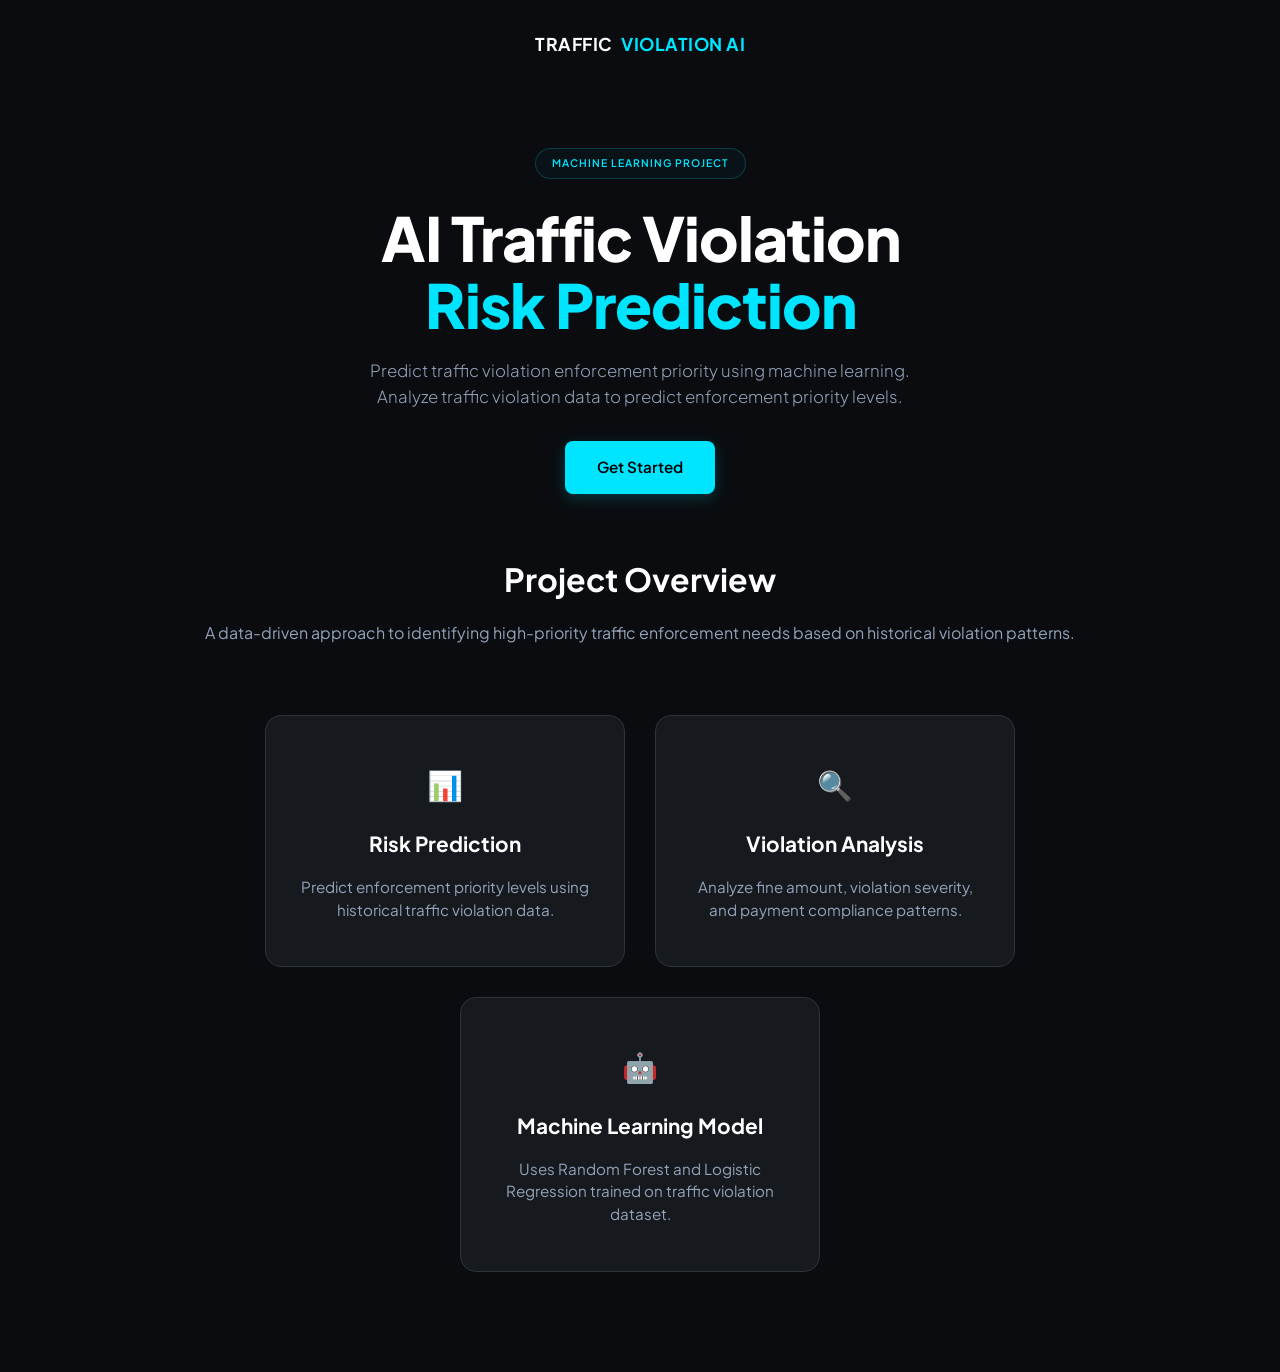
<file: templates/index.html>
<!DOCTYPE html>
<html lang="en">
<head>
    <meta charset="UTF-8">
    <meta name="viewport" content="width=device-width, initial-scale=1.0">
    <title>AI Traffic Violation Risk Prediction</title>
    <link rel="stylesheet" href="../static/style.css">
    <link href="https://fonts.googleapis.com/css2?family=Plus+Jakarta+Sans:wght@300;400;600;700&display=swap" rel="stylesheet">
</head>
<body>

    <nav class="navbar">
        <div class="logo">TRAFFIC <span>VIOLATION AI</span></div>
    </nav>

    <header class="hero">
        <div class="badge">MACHINE LEARNING PROJECT</div>
        <h1>AI Traffic Violation <br><span class="highlight">Risk Prediction</span></h1>
        <p class="subtitle">
            Predict traffic violation enforcement priority using machine learning. <br>
            Analyze traffic violation data to predict enforcement priority levels.
        </p>
        
        <div class="cta-group">
            <a href="/predict" class="btn btn-primary">Get Started</a>
        </div>
    </header>

    <section class="capabilities">
        <div class="section-intro">
            <h2>Project Overview</h2>
            <p>A data-driven approach to identifying high-priority traffic enforcement needs based on historical violation patterns.</p>
        </div>

        <div class="card-grid">
            <div class="card">
                <div class="icon-box">📊</div>
                <h3>Risk Prediction</h3>
                <p>Predict enforcement priority levels using historical traffic violation data.</p>
            </div>

            <div class="card">
                <div class="icon-box">🔍</div>
                <h3>Violation Analysis</h3>
                <p>Analyze fine amount, violation severity, and payment compliance patterns.</p>
            </div>

            <div class="card">
                <div class="icon-box">🤖</div>
                <h3>Machine Learning Model</h3>
                <p>Uses Random Forest and Logistic Regression trained on traffic violation dataset.</p>
            </div>
        </div>
    </section>

</body>
</html>
</file>
<file: static/style.css>
/* --- Core Variables & Global Styling --- */
:root {
    --bg-color: #0a0c10;
    --card-bg: #161a1f;
    --primary-cyan: #00e5ff;
    --text-main: #ffffff;
    --text-dim: #94a3b8;
    --font-family: 'Plus Jakarta Sans', sans-serif;
}

* {
    margin: 0;
    padding: 0;
    box-sizing: border-box;
}

body {
    background-color: var(--bg-color) !important;
    color: var(--text-main);
    font-family: var(--font-family);
    line-height: 1.6;
    overflow-x: hidden;
}

/* --- Navigation --- */
.navbar {
    display: flex;
    justify-content: center;
    padding: 30px 5%;
}

.logo {
    font-weight: 700;
    font-size: 1.1rem;
    letter-spacing: 0.5px;
    text-transform: uppercase;
}

.logo span {
    color: var(--primary-cyan);
    margin-left: 5px;
}

.nav-links {
    position: absolute;
    right: 8%;
}

.back-link {
    color: var(--text-dim);
    text-decoration: none;
    font-size: 0.9rem;
    transition: 0.3s;
}

.back-link:hover {
    color: var(--primary-cyan);
}

/* --- Hero Section (Landing Page) --- */
.hero {
    text-align: center;
    padding: 60px 5% 20px; /* Reduced bottom padding to close gap */
}

.badge {
    display: inline-block;
    padding: 6px 16px;
    border: 1px solid rgba(0, 229, 255, 0.2);
    color: var(--primary-cyan);
    border-radius: 20px;
    font-size: 0.65rem;
    font-weight: 600;
    margin-bottom: 25px;
    background: rgba(0, 229, 255, 0.03);
    letter-spacing: 1px;
}

h1 {
    font-size: 3.8rem;
    margin-bottom: 20px;
    font-weight: 800;
    line-height: 1.1;
    letter-spacing: -1px;
}

.highlight {
    color: var(--primary-cyan);
}

.subtitle {
    color: var(--text-dim);
    max-width: 600px;
    margin: 0 auto 30px; /* Reduced margin */
    font-size: 1.05rem;
    font-weight: 300;
}

.cta-group {
    display: flex;
    justify-content: center;
    gap: 15px;
    margin-bottom: 20px; /* Reduced gap to bring Overview closer */
}

/* --- Buttons --- */
.btn {
    text-decoration: none;
    padding: 14px 32px;
    border-radius: 8px;
    font-weight: 600;
    font-size: 0.95rem;
    transition: all 0.3s ease;
    display: inline-block;
    cursor: pointer;
    border: none;
}

.btn-primary {
    background-color: var(--primary-cyan);
    color: #000;
    box-shadow: 0 4px 15px rgba(0, 229, 255, 0.2);
}

.btn-secondary {
    background-color: #1c2128;
    color: #fff;
    border: 1px solid #30363d;
}

.btn:hover {
    transform: translateY(-2px);
    opacity: 0.9;
}

/* --- Project Overview Section (Centered Alignment) --- */
.capabilities {
    padding: 20px 8% 100px; /* Minimal top padding to reduce gap further */
    max-width: 1200px;
    margin: 0 auto;
    text-align: center;
    display: flex;
    flex-direction: column;
    align-items: center;
}

.section-intro {
    margin-bottom: 40px;
    width: 100%;
}

.section-intro h2 {
    font-size: 2rem;
    margin-bottom: 15px;
}

.section-intro p {
    color: var(--text-dim);
}

/* --- Card Grid (Handles 3rd Card Centering) --- */
.card-grid {
    display: flex;
    flex-wrap: wrap;
    justify-content: center;
    gap: 30px;
    margin-top: 30px;
    width: 100%;
}

.card {
    background-color: var(--card-bg);
    padding: 45px 35px;
    border-radius: 16px;
    border: 1px solid #2d333b;
    transition: border 0.3s ease;
    flex: 1 1 320px; 
    max-width: 360px;
    text-align: center;
}

.card:hover {
    border-color: var(--primary-cyan);
}

.icon-box {
    color: var(--primary-cyan);
    font-size: 1.8rem;
    margin-bottom: 20px;
}

.card h3 {
    margin-bottom: 15px;
    font-size: 1.3rem;
}

.card p {
    color: var(--text-dim);
    font-size: 0.95rem;
    line-height: 1.5;
}

/* --- Predict Tool Specific Layout --- */
.tool-page .container {
    max-width: 850px;
    margin: 40px auto;
    padding: 0 20px;
}

.tool-card {
    background-color: var(--card-bg);
    padding: 40px;
    border-radius: 16px;
    border: 1px solid #2d333b;
    margin-bottom: 30px;
}

.form-grid {
    display: grid;
    grid-template-columns: repeat(auto-fit, minmax(250px, 1fr));
    gap: 20px;
    margin-bottom: 30px;
}

.input-group {
    display: flex;
    flex-direction: column;
    gap: 8px;
    text-align: left;
}

.input-group label {
    font-size: 0.75rem;
    color: var(--primary-cyan);
    font-weight: 700;
    text-transform: uppercase;
    letter-spacing: 0.5px;
}

.input-group input, .input-group select {
    background: #0d1117;
    border: 1px solid #30363d;
    padding: 12px;
    border-radius: 8px;
    color: white;
    font-family: inherit;
    outline: none;
}

.input-group input:focus {
    border-color: var(--primary-cyan);
}

.form-footer {
    display: flex;
    gap: 15px;
}

.btn-full {
    flex: 2;
}

/* --- Result Section --- */
.main-result-card {
    background: var(--card-bg);
    padding: 30px;
    border-radius: 16px;
    border-left: 5px solid var(--primary-cyan);
    margin-bottom: 20px;
    text-align: left;
}

.tag {
    display: inline-block;
    padding: 4px 12px;
    border-radius: 4px;
    font-size: 0.7rem;
    font-weight: 800;
    margin-bottom: 10px;
}

/* Priority Status Colors */
.priority-low { background: #1e3a2f; color: #4ade80; }
.priority-medium { background: #3e3214; color: #fbbf24; }
.priority-high { background: #4a2020; color: #f87171; }
.priority-critical { background: #ff0000; color: #ffffff; animation: pulse 2s infinite; }

@keyframes pulse {
    0% { opacity: 1; }
    50% { opacity: 0.7; }
    100% { opacity: 1; }
}

.stats-grid {
    display: grid;
    grid-template-columns: 1fr 1fr;
    gap: 20px;
}

.mini-card {
    background: var(--card-bg);
    padding: 20px;
    border-radius: 12px;
    border: 1px solid #2d333b;
    text-align: center;
}

.stat-label {
    display: block;
    font-size: 0.7rem;
    color: var(--text-dim);
    margin-bottom: 5px;
}

.stat-value {
    font-weight: 700;
    color: var(--primary-cyan);
}
</file>
